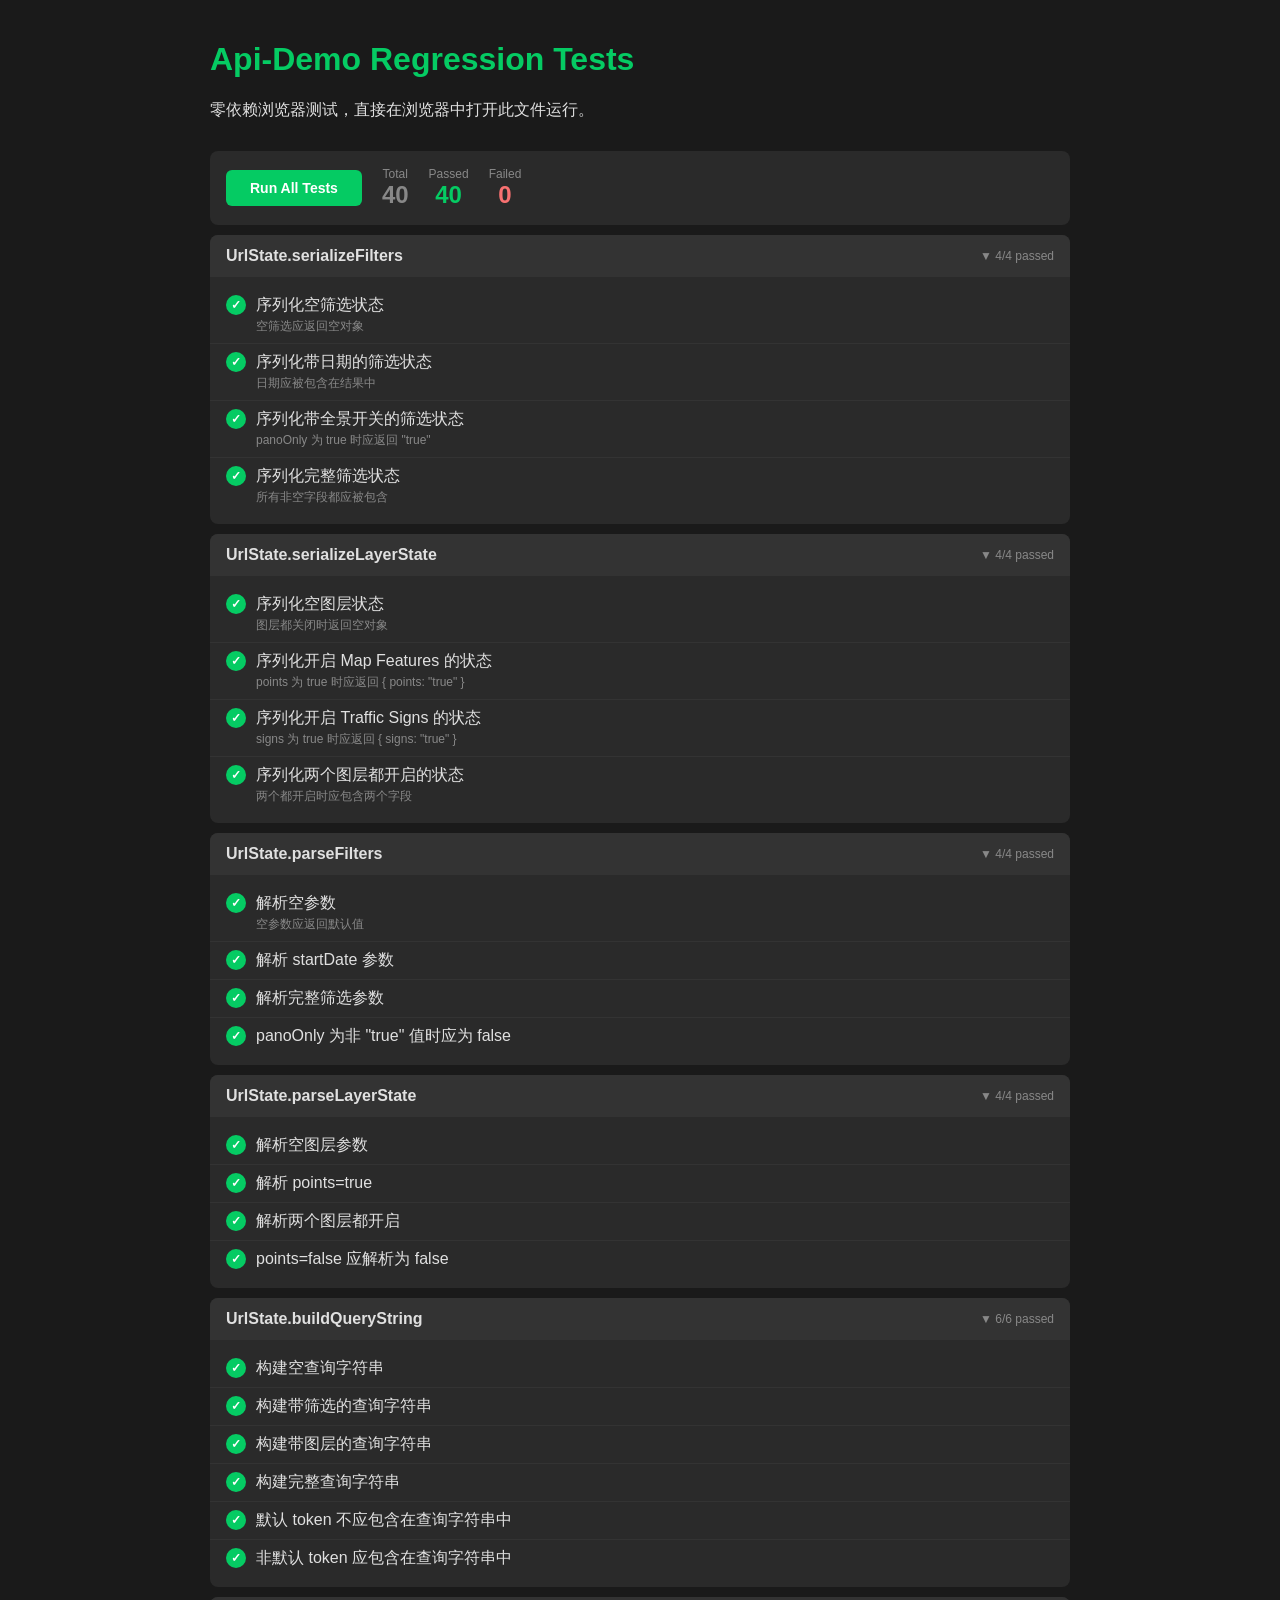
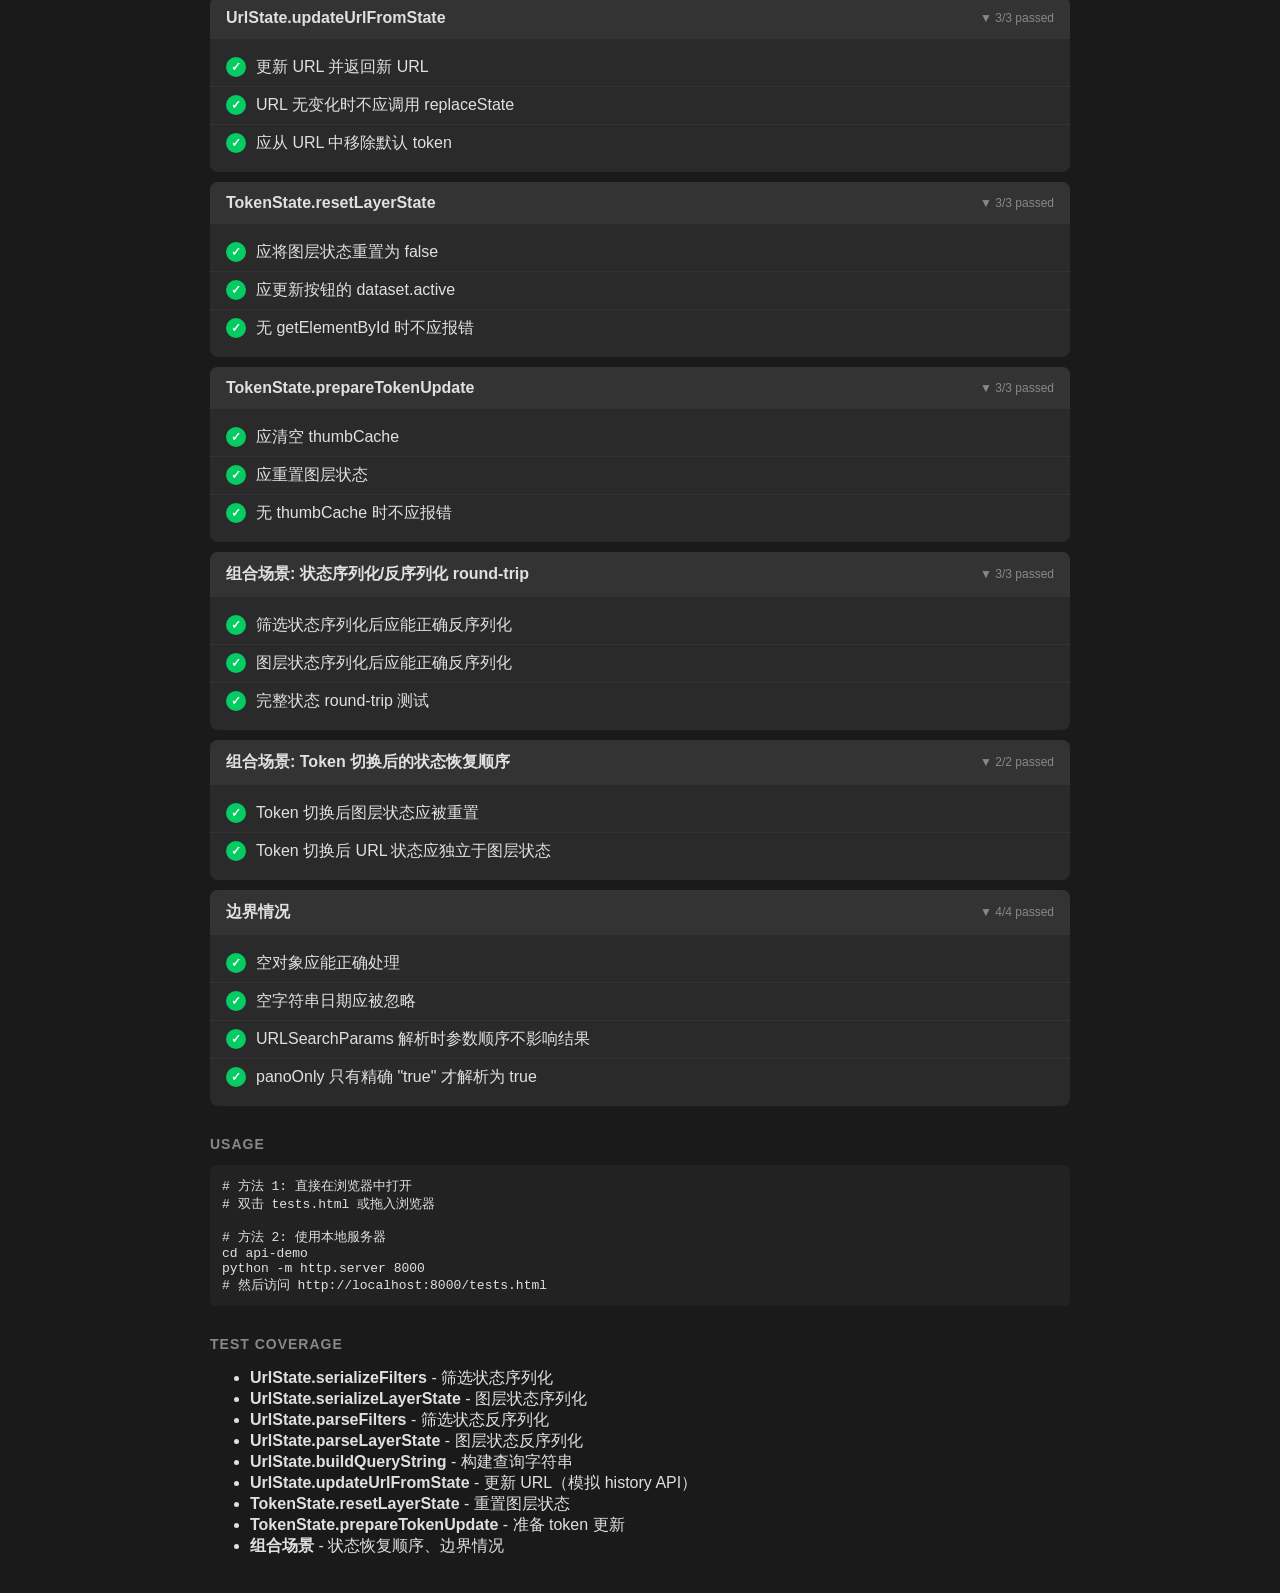
<file: tests.html>
<!DOCTYPE html>
<html lang="en">
<head>
  <meta charset="UTF-8">
  <meta name="viewport" content="width=device-width, initial-scale=1.0">
  <title>Api-Demo Regression Tests</title>
  <style>
    * { box-sizing: border-box; }
    body {
      font-family: -apple-system, BlinkMacSystemFont, 'Segoe UI', Roboto, sans-serif;
      max-width: 900px;
      margin: 0 auto;
      padding: 20px;
      background: #1a1a1a;
      color: #e0e0e0;
    }
    h1 { color: #05CB63; }
    h2 { color: #888; font-size: 14px; text-transform: uppercase; letter-spacing: 1px; margin-top: 30px; }
    .test-suite {
      background: #2a2a2a;
      border-radius: 8px;
      margin: 10px 0;
      overflow: hidden;
    }
    .test-suite-header {
      padding: 12px 16px;
      background: #333;
      cursor: pointer;
      display: flex;
      justify-content: space-between;
      align-items: center;
    }
    .test-suite-header:hover { background: #3a3a3a; }
    .test-suite-title { font-weight: 600; }
    .test-suite-stats { font-size: 12px; color: #888; }
    .test-cases { padding: 10px 0; }
    .test-case {
      padding: 8px 16px;
      display: flex;
      align-items: flex-start;
      gap: 10px;
      border-bottom: 1px solid #333;
    }
    .test-case:last-child { border-bottom: none; }
    .test-icon {
      width: 20px;
      height: 20px;
      flex-shrink: 0;
      display: flex;
      align-items: center;
      justify-content: center;
      font-weight: bold;
      border-radius: 50%;
      font-size: 12px;
    }
    .test-icon.pass { background: #05CB63; color: #fff; }
    .test-icon.fail { background: #f87171; color: #fff; }
    .test-icon.pending { background: #666; color: #ccc; }
    .test-content { flex: 1; }
    .test-name { font-weight: 500; }
    .test-desc { font-size: 12px; color: #888; margin-top: 2px; }
    .test-error {
      margin-top: 6px;
      padding: 8px;
      background: rgba(248, 113, 113, 0.1);
      border: 1px solid rgba(248, 113, 113, 0.3);
      border-radius: 4px;
      font-family: monospace;
      font-size: 12px;
      color: #f87171;
      white-space: pre-wrap;
      word-break: break-all;
    }
    .summary {
      margin-top: 30px;
      padding: 16px;
      background: #2a2a2a;
      border-radius: 8px;
      display: flex;
      gap: 20px;
      align-items: center;
    }
    .summary-item {
      display: flex;
      flex-direction: column;
      align-items: center;
    }
    .summary-label { font-size: 12px; color: #888; }
    .summary-value { font-size: 24px; font-weight: bold; }
    .summary-value.total { color: #888; }
    .summary-value.pass { color: #05CB63; }
    .summary-value.fail { color: #f87171; }
    #run-all-btn {
      background: #05CB63;
      color: #fff;
      border: none;
      padding: 10px 24px;
      border-radius: 6px;
      font-size: 14px;
      font-weight: 600;
      cursor: pointer;
    }
    #run-all-btn:hover { background: #04a852; }
    .collapsed .test-cases { display: none; }
    .toggle-icon { transition: transform 0.2s; }
    .collapsed .toggle-icon { transform: rotate(-90deg); }
    pre { background: #222; padding: 12px; border-radius: 6px; overflow-x: auto; font-size: 13px; }
    code { font-family: 'Consolas', 'Monaco', monospace; }
    a { color: #05CB63; }
  </style>
</head>
<body>
  <h1>Api-Demo Regression Tests</h1>
  <p>零依赖浏览器测试，直接在浏览器中打开此文件运行。</p>

  <div class="summary">
    <button id="run-all-btn">Run All Tests</button>
    <div class="summary-item">
      <div class="summary-label">Total</div>
      <div class="summary-value total" id="total-count">0</div>
    </div>
    <div class="summary-item">
      <div class="summary-label">Passed</div>
      <div class="summary-value pass" id="pass-count">0</div>
    </div>
    <div class="summary-item">
      <div class="summary-label">Failed</div>
      <div class="summary-value fail" id="fail-count">0</div>
    </div>
  </div>

  <div id="test-container"></div>

  <h2>Usage</h2>
  <pre><code># 方法 1: 直接在浏览器中打开
# 双击 tests.html 或拖入浏览器

# 方法 2: 使用本地服务器
cd api-demo
python -m http.server 8000
# 然后访问 http://localhost:8000/tests.html</code></pre>

  <h2>Test Coverage</h2>
  <ul>
    <li><strong>UrlState.serializeFilters</strong> - 筛选状态序列化</li>
    <li><strong>UrlState.serializeLayerState</strong> - 图层状态序列化</li>
    <li><strong>UrlState.parseFilters</strong> - 筛选状态反序列化</li>
    <li><strong>UrlState.parseLayerState</strong> - 图层状态反序列化</li>
    <li><strong>UrlState.buildQueryString</strong> - 构建查询字符串</li>
    <li><strong>UrlState.updateUrlFromState</strong> - 更新 URL（模拟 history API）</li>
    <li><strong>TokenState.resetLayerState</strong> - 重置图层状态</li>
    <li><strong>TokenState.prepareTokenUpdate</strong> - 准备 token 更新</li>
    <li><strong>组合场景</strong> - 状态恢复顺序、边界情况</li>
  </ul>

  <script src="test.js"></script>
</body>
</html>
</file>
